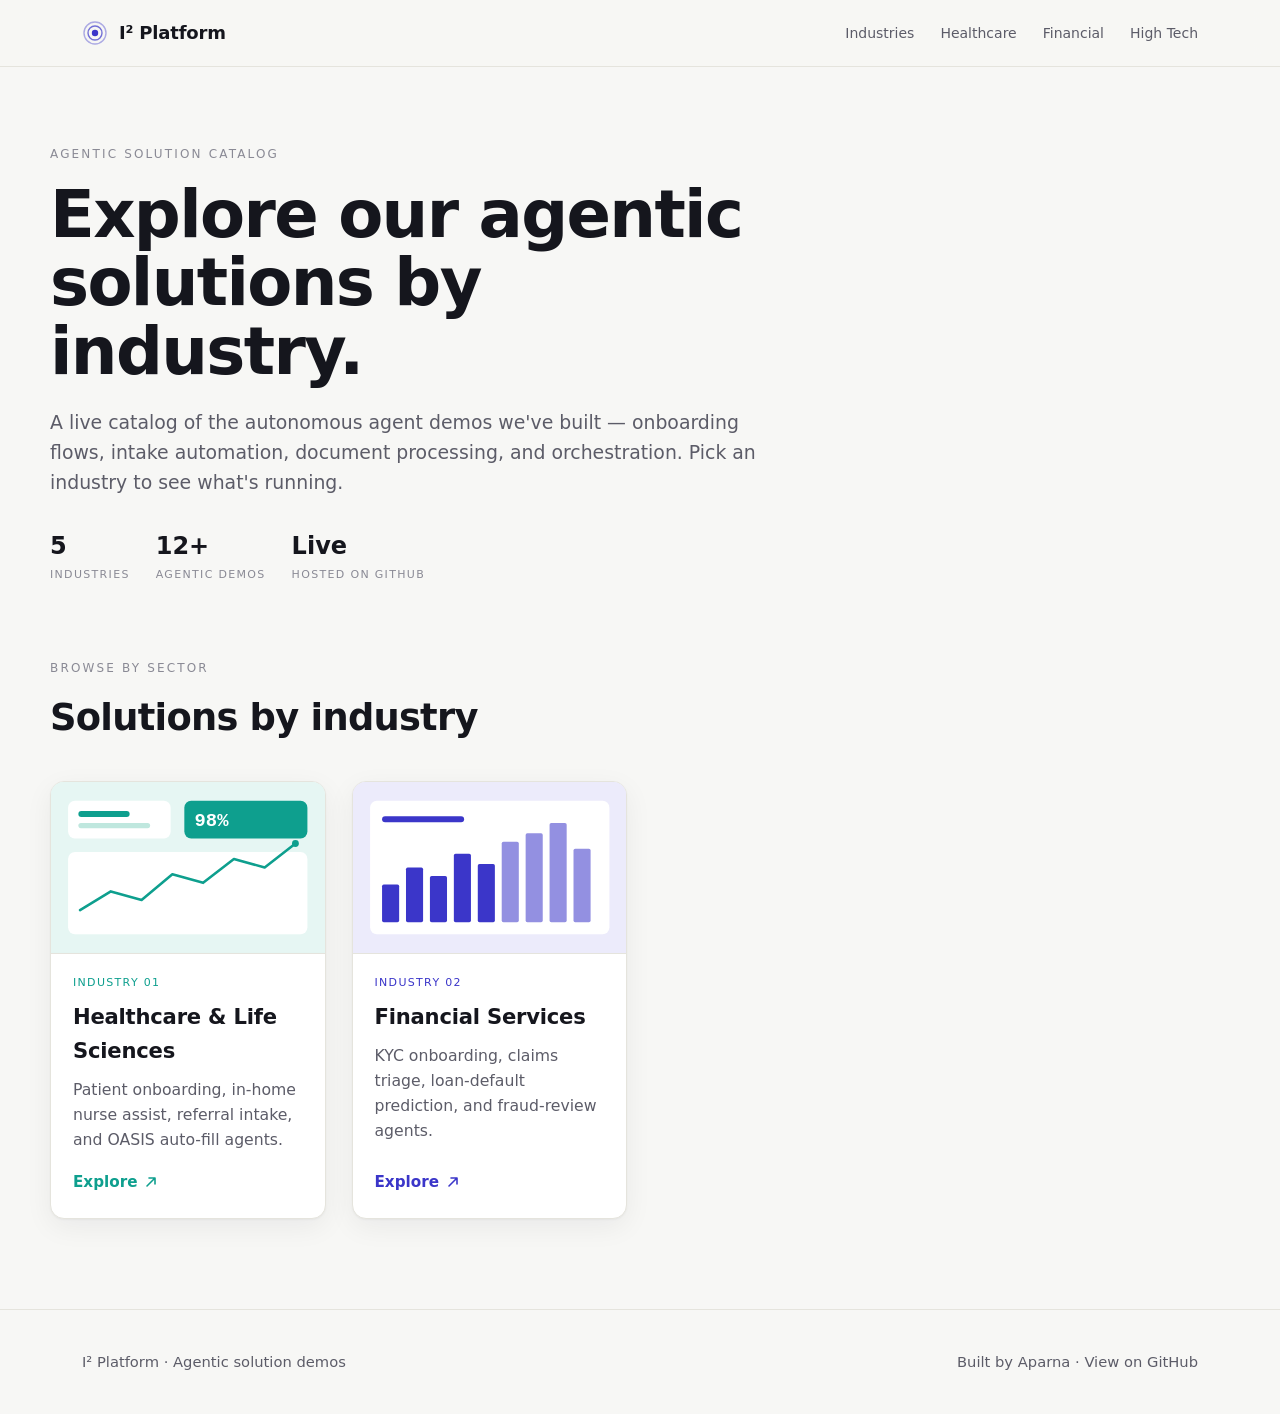
<file: index.html>
<!DOCTYPE html>
<html lang="en">
<head>
<meta charset="UTF-8">
<meta name="viewport" content="width=device-width, initial-scale=1.0">
<title>I² Platform — Agentic Solution Demos</title>
<meta name="description" content="A catalog of agentic AI demos, organized by industry.">
<link rel="stylesheet" href="assets/styles.css">
</head>
<body>

<!-- NAV -->
<header class="nav">
  <div class="wrap nav-inner">
    <a class="brand" href="index.html" aria-label="I² Platform home">
      <svg class="node" width="26" height="26" viewBox="0 0 26 26" fill="none" aria-hidden="true">
        <circle class="r2" cx="13" cy="13" r="11" stroke="#3B36C9" stroke-width="1.4" opacity=".4"/>
        <circle class="r1" cx="13" cy="13" r="7" stroke="#3B36C9" stroke-width="1.4" opacity=".7"/>
        <circle cx="13" cy="13" r="3.2" fill="#3B36C9"/>
      </svg>
      I² Platform
    </a>
    <nav class="nav-links">
      <a href="#industries">Industries</a>
      <a href="healthcare.html">Healthcare</a>
      <a href="financial-services.html">Financial</a>
      <a href="high-tech.html">High Tech</a>
    </nav>
  </div>
</header>

<!-- HERO -->
<section class="wrap hero">
  <p class="eyebrow">Agentic solution catalog</p>
  <h1>Explore our agentic solutions by industry.</h1>
  <p class="lede">A live catalog of the autonomous agent demos we've built — onboarding flows, intake automation, document processing, and orchestration. Pick an industry to see what's running.</p>
  <div class="hero-meta">
    <div class="stat"><div class="n">5</div><div class="l">Industries</div></div>
    <div class="stat"><div class="n">12+</div><div class="l">Agentic demos</div></div>
    <div class="stat"><div class="n">Live</div><div class="l">Hosted on GitHub</div></div>
  </div>
</section>

<!-- INDUSTRIES -->
<section class="wrap section" id="industries">
  <div class="section-head">
    <div>
      <p class="eyebrow">Browse by sector</p>
      <h2>Solutions by industry</h2>
    </div>
  </div>

  <div class="grid-ind">

    <!-- HEALTHCARE -->
    <a class="icard" href="healthcare.html" style="--ic:#0E9F8E;--ic-soft:#E6F6F3;">
      <div class="thumb">
        <svg viewBox="0 0 320 200" xmlns="http://www.w3.org/2000/svg" aria-hidden="true">
          <rect width="320" height="200" fill="#E6F6F3"/>
          <rect x="20" y="22" width="120" height="44" rx="8" fill="#fff"/>
          <rect x="32" y="34" width="60" height="7" rx="3.5" fill="#0E9F8E"/>
          <rect x="32" y="48" width="84" height="6" rx="3" fill="#BfE7DE"/>
          <rect x="156" y="22" width="144" height="44" rx="8" fill="#0E9F8E"/>
          <text x="168" y="52" font-family="monospace" font-size="22" fill="#fff" font-weight="700">98%</text>
          <rect x="20" y="82" width="280" height="96" rx="8" fill="#fff"/>
          <polyline points="34,150 70,128 106,138 142,108 178,118 214,90 250,100 286,72" fill="none" stroke="#0E9F8E" stroke-width="3" stroke-linecap="round" stroke-linejoin="round"/>
          <circle cx="286" cy="72" r="4" fill="#0E9F8E"/>
        </svg>
      </div>
      <div class="body">
        <span class="tag">Industry 01</span>
        <h3>Healthcare &amp; Life Sciences</h3>
        <p>Patient onboarding, in-home nurse assist, referral intake, and OASIS auto-fill agents.</p>
        <span class="more">Explore <svg width="14" height="14" viewBox="0 0 14 14" fill="none"><path d="M3 11 11 3M5 3h6v6" stroke="currentColor" stroke-width="1.6" stroke-linecap="round" stroke-linejoin="round"/></svg></span>
      </div>
    </a>

    <!-- FINANCIAL SERVICES -->
    <a class="icard" href="financial-services.html" style="--ic:#3B36C9;--ic-soft:#ECEBFB;">
      <div class="thumb">
        <svg viewBox="0 0 320 200" xmlns="http://www.w3.org/2000/svg" aria-hidden="true">
          <rect width="320" height="200" fill="#ECEBFB"/>
          <rect x="20" y="22" width="280" height="156" rx="8" fill="#fff"/>
          <g fill="#3B36C9">
            <rect x="34" y="120" width="20" height="44" rx="2"/>
            <rect x="62" y="100" width="20" height="64" rx="2"/>
            <rect x="90" y="110" width="20" height="54" rx="2"/>
            <rect x="118" y="84" width="20" height="80" rx="2"/>
            <rect x="146" y="96" width="20" height="68" rx="2"/>
            <rect x="174" y="70" width="20" height="94" rx="2" opacity=".55"/>
            <rect x="202" y="60" width="20" height="104" rx="2" opacity=".55"/>
            <rect x="230" y="48" width="20" height="116" rx="2" opacity=".55"/>
            <rect x="258" y="78" width="20" height="86" rx="2" opacity=".55"/>
          </g>
          <rect x="34" y="40" width="96" height="7" rx="3.5" fill="#3B36C9"/>
        </svg>
      </div>
      <div class="body">
        <span class="tag">Industry 02</span>
        <h3>Financial Services</h3>
        <p>KYC onboarding, claims triage, loan-default prediction, and fraud-review agents.</p>
        <span class="more">Explore <svg width="14" height="14" viewBox="0 0 14 14" fill="none"><path d="M3 11 11 3M5 3h6v6" stroke="currentColor" stroke-width="1.6" stroke-linecap="round" stroke-linejoin="round"/></svg></span>
      </div>
    </a>

<!--

    <a class="icard" href="retail.html" style="--ic:#E8821E;--ic-soft:#FCEFDE;">
      <div class="thumb">
        <svg viewBox="0 0 320 200" xmlns="http://www.w3.org/2000/svg" aria-hidden="true">
          <rect width="320" height="200" fill="#FCEFDE"/>
          <rect x="20" y="22" width="132" height="64" rx="8" fill="#fff"/>
          <text x="34" y="62" font-family="monospace" font-size="22" fill="#E8821E" font-weight="700">$26.9M</text>
          <rect x="34" y="70" width="70" height="6" rx="3" fill="#F2C79A"/>
          <rect x="168" y="22" width="132" height="64" rx="8" fill="#fff"/>
          <text x="182" y="62" font-family="monospace" font-size="22" fill="#15161D" font-weight="700">$9.7M</text>
          <rect x="182" y="70" width="54" height="6" rx="3" fill="#E5E4DD"/>
          <rect x="20" y="100" width="280" height="78" rx="8" fill="#fff"/>
          <g fill="#E8821E">
            <rect x="40" y="140" width="30" height="22" rx="2"/>
            <rect x="84" y="128" width="30" height="34" rx="2"/>
            <rect x="128" y="134" width="30" height="28" rx="2"/>
            <rect x="172" y="118" width="30" height="44" rx="2"/>
            <rect x="216" y="126" width="30" height="36" rx="2"/>
            <rect x="260" y="116" width="30" height="46" rx="2"/>
          </g>
        </svg>
      </div>
      <div class="body">
        <span class="tag">Industry 03</span>
        <h3>Retail</h3>
        <p>Inventory replenishment, store-ops copilots, and demand-forecasting agents.</p>
        <span class="more">Explore <svg width="14" height="14" viewBox="0 0 14 14" fill="none"><path d="M3 11 11 3M5 3h6v6" stroke="currentColor" stroke-width="1.6" stroke-linecap="round" stroke-linejoin="round"/></svg></span>
      </div>
    </a>

    <a class="icard" href="high-tech.html" style="--ic:#7C3AED;--ic-soft:#F1EAFE;">
      <div class="thumb">
        <svg viewBox="0 0 320 200" xmlns="http://www.w3.org/2000/svg" aria-hidden="true">
          <rect width="320" height="200" fill="#F1EAFE"/>
          <rect x="20" y="22" width="280" height="156" rx="8" fill="#fff"/>
          <text x="36" y="86" font-family="monospace" font-size="40" fill="#7C3AED" font-weight="700">908</text>
          <rect x="36" y="98" width="100" height="6" rx="3" fill="#E0CFFB"/>
          <g stroke="#7C3AED" stroke-width="2.5" fill="none" opacity=".8">
            <path d="M170 60 C220 60 220 96 270 96"/>
            <path d="M170 96 C220 96 220 60 270 60"/>
            <path d="M170 132 C220 132 220 110 270 110"/>
          </g>
          <g fill="#7C3AED">
            <circle cx="170" cy="60" r="4"/><circle cx="170" cy="96" r="4"/><circle cx="170" cy="132" r="4"/>
            <circle cx="270" cy="60" r="4"/><circle cx="270" cy="96" r="4"/><circle cx="270" cy="110" r="4"/>
          </g>
        </svg>
      </div>
      <div class="body">
        <span class="tag">Industry 04</span>
        <h3>High Tech</h3>
        <p>Pipeline intelligence, customer-success copilots, and support-deflection agents.</p>
        <span class="more">Explore <svg width="14" height="14" viewBox="0 0 14 14" fill="none"><path d="M3 11 11 3M5 3h6v6" stroke="currentColor" stroke-width="1.6" stroke-linecap="round" stroke-linejoin="round"/></svg></span>
      </div>
    </a>

    <a class="icard" href="manufacturing.html" style="--ic:#2563A8;--ic-soft:#E7EFF8;">
      <div class="thumb">
        <svg viewBox="0 0 320 200" xmlns="http://www.w3.org/2000/svg" aria-hidden="true">
          <rect width="320" height="200" fill="#E7EFF8"/>
          <rect x="20" y="22" width="280" height="156" rx="8" fill="#fff"/>
          <rect x="34" y="38" width="120" height="7" rx="3.5" fill="#2563A8"/>
          <g fill="none" stroke="#2563A8" stroke-width="2">
            <circle cx="60" cy="80" r="12"/><circle cx="104" cy="80" r="12"/>
            <circle cx="148" cy="80" r="12"/><circle cx="192" cy="80" r="12"/>
          </g>
          <path d="M48 80 H44 M72 80 H92 M116 80 H136 M160 80 H180 M204 80 H236" stroke="#9BBBDD" stroke-width="2"/>
          <g fill="#2563A8">
            <rect x="40" y="120" width="36" height="40" rx="2" opacity=".4"/>
            <rect x="86" y="110" width="36" height="50" rx="2" opacity=".6"/>
            <rect x="132" y="124" width="36" height="36" rx="2" opacity=".5"/>
            <rect x="178" y="104" width="36" height="56" rx="2" opacity=".8"/>
            <rect x="224" y="116" width="36" height="44" rx="2"/>
          </g>
        </svg>
      </div>

      <div class="body">
        <span class="tag">Industry 05</span>
        <h3>Manufacturing</h3>
        <p>Supply-chain orchestration, QA inspection, and assembly-assist agents.</p>
        <span class="more">Explore <svg width="14" height="14" viewBox="0 0 14 14" fill="none"><path d="M3 11 11 3M5 3h6v6" stroke="currentColor" stroke-width="1.6" stroke-linecap="round" stroke-linejoin="round"/></svg></span>
      </div>
    </a>
-->
  </div>
</section>

<!-- FOOTER -->
<footer class="foot">
  <div class="wrap foot-inner">
    <span>I² Platform · Agentic solution demos</span>
    <span>Built by Aparna · <a href="https://github.com" target="_blank" rel="noopener">View on GitHub</a></span>
  </div>
</footer>

</body>
</html>
</file>
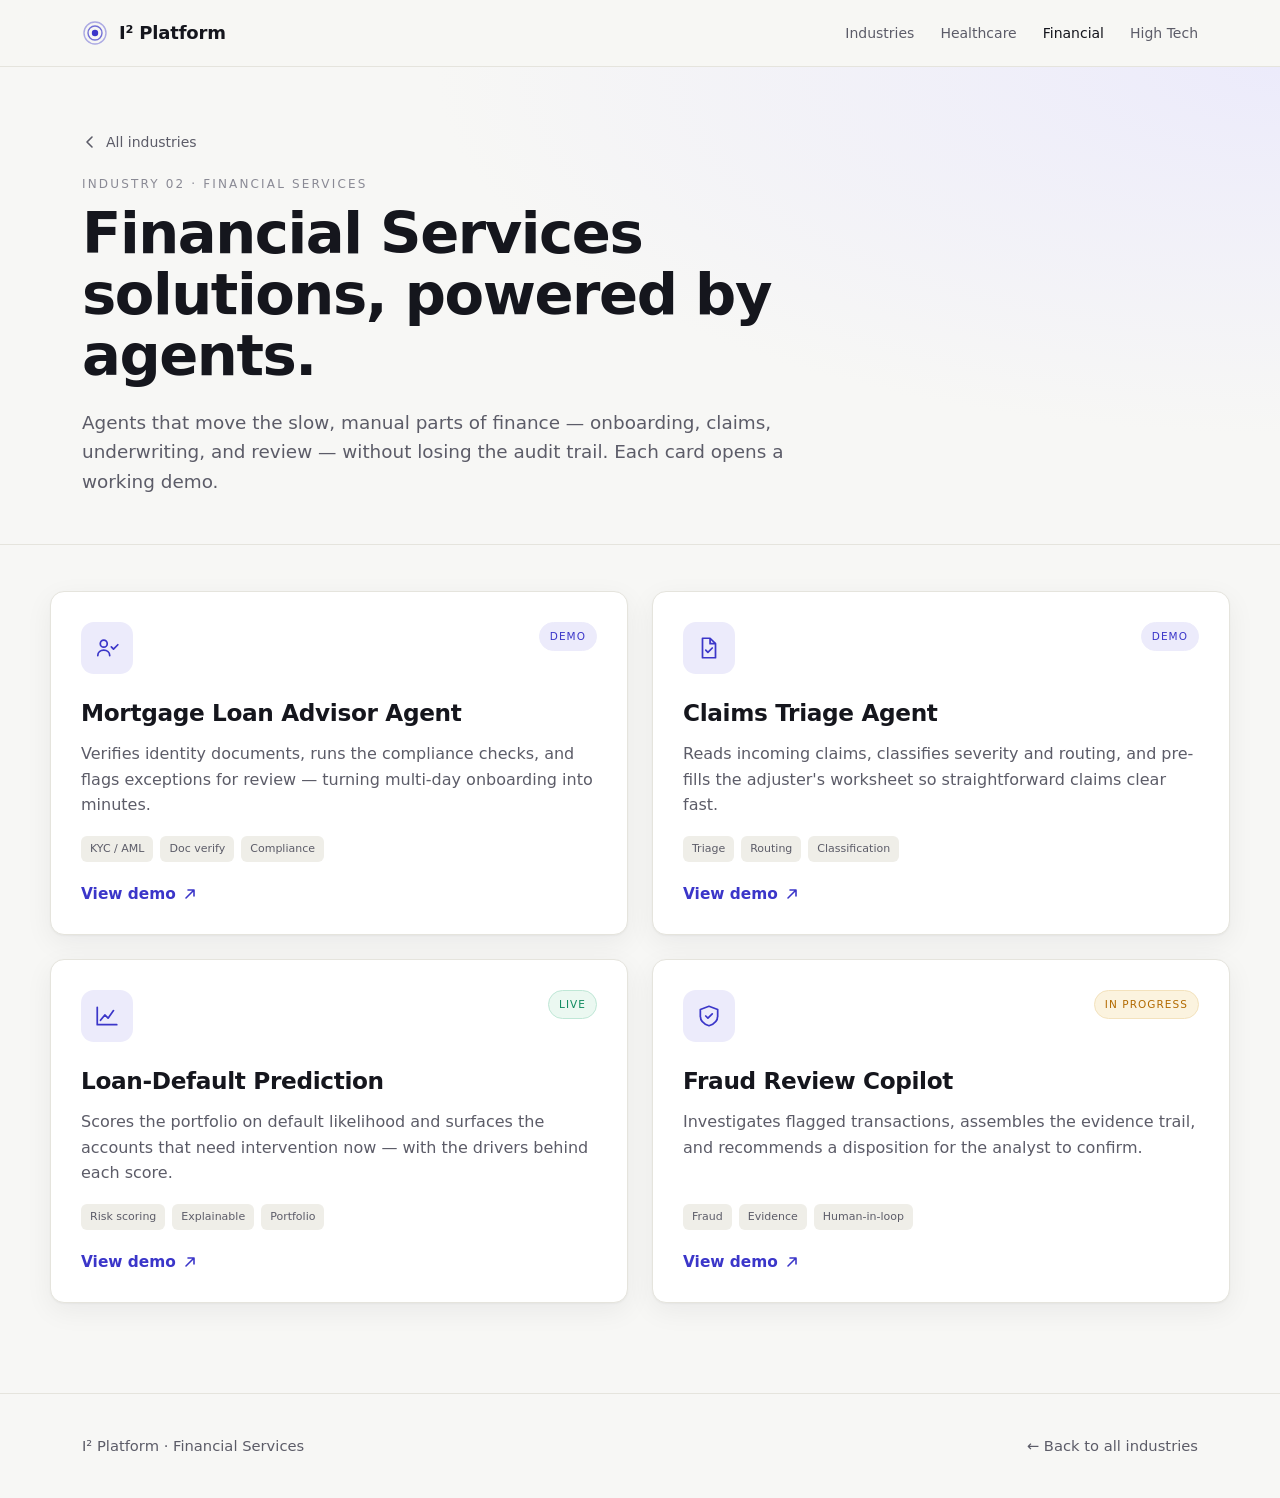
<file: financial-services.html>
<!DOCTYPE html>
<!-- The solution cards below are starter examples. Swap titles, descriptions,
     statuses, chips, and the href="#" links for your real Financial demos. -->
<html lang="en">
<head>
<meta charset="UTF-8">
<meta name="viewport" content="width=device-width, initial-scale=1.0">
<title>Financial Services — Agentic Solutions | I² Platform</title>
<meta name="description" content="Agentic AI solutions for financial services: onboarding, claims, lending, and fraud.">
<link rel="stylesheet" href="assets/styles.css">
</head>
<body style="--accent:#3B36C9;--accent-soft:#ECEBFB;">

<header class="nav">
  <div class="wrap nav-inner">
    <a class="brand" href="index.html" aria-label="I² Platform home">
      <svg class="node" width="26" height="26" viewBox="0 0 26 26" fill="none" aria-hidden="true">
        <circle class="r2" cx="13" cy="13" r="11" stroke="#3B36C9" stroke-width="1.4" opacity=".4"/>
        <circle class="r1" cx="13" cy="13" r="7" stroke="#3B36C9" stroke-width="1.4" opacity=".7"/>
        <circle cx="13" cy="13" r="3.2" fill="#3B36C9"/>
      </svg>
      I² Platform
    </a>
    <nav class="nav-links">
      <a href="index.html#industries">Industries</a>
      <a href="healthcare.html">Healthcare</a>
      <a href="financial-services.html" class="is-active">Financial</a>
      <a href="high-tech.html">High Tech</a>
    </nav>
  </div>
</header>

<section class="ihero">
  <div class="wrap">
    <a class="crumb" href="index.html">
      <svg width="16" height="16" viewBox="0 0 16 16" fill="none"><path d="M10 3 5 8l5 5" stroke="currentColor" stroke-width="1.6" stroke-linecap="round" stroke-linejoin="round"/></svg>
      All industries
    </a>
    <p class="eyebrow">Industry 02 · Financial Services</p>
    <h1>Financial Services solutions, powered by agents.</h1>
    <p class="intro">Agents that move the slow, manual parts of finance — onboarding, claims, underwriting, and review — without losing the audit trail. Each card opens a working demo.</p>
  </div>
</section>

<section class="wrap section">
  <div class="grid-sol">

    <div class="scard">
      <div class="top">
        <div class="icon"><svg viewBox="0 0 24 24" fill="none"><circle cx="9" cy="8" r="3.2" stroke="currentColor" stroke-width="1.6"/><path d="M3.5 19c0-3 2.5-5 5.5-5s5.5 2 5.5 5" stroke="currentColor" stroke-width="1.6" stroke-linecap="round"/><path d="m16 11 2 2 4-4" stroke="currentColor" stroke-width="1.6" stroke-linecap="round" stroke-linejoin="round"/></svg></div>
        <span class="status demo">Demo</span>
      </div>
      <h3>Mortgage Loan Advisor Agent</h3>
      <p>Verifies identity documents, runs the compliance checks, and flags exceptions for review — turning multi-day onboarding into minutes.</p>
      <div class="stack"><span class="chip">KYC / AML</span><span class="chip">Doc verify</span><span class="chip">Compliance</span></div>
      <a class="more" href="#">View demo <svg width="14" height="14" viewBox="0 0 14 14" fill="none"><path d="M3 11 11 3M5 3h6v6" stroke="currentColor" stroke-width="1.6" stroke-linecap="round" stroke-linejoin="round"/></svg></a>
    </div>

    <div class="scard">
      <div class="top">
        <div class="icon"><svg viewBox="0 0 24 24" fill="none"><path d="M6 3h7l5 5v13H6z" stroke="currentColor" stroke-width="1.6" stroke-linejoin="round"/><path d="M13 3v5h5" stroke="currentColor" stroke-width="1.6" stroke-linejoin="round"/><path d="m9 14 2 2 4-4" stroke="currentColor" stroke-width="1.6" stroke-linecap="round" stroke-linejoin="round"/></svg></div>
        <span class="status demo">Demo</span>
      </div>
      <h3>Claims Triage Agent</h3>
      <p>Reads incoming claims, classifies severity and routing, and pre-fills the adjuster's worksheet so straightforward claims clear fast.</p>
      <div class="stack"><span class="chip">Triage</span><span class="chip">Routing</span><span class="chip">Classification</span></div>
      <a class="more" href="#">View demo <svg width="14" height="14" viewBox="0 0 14 14" fill="none"><path d="M3 11 11 3M5 3h6v6" stroke="currentColor" stroke-width="1.6" stroke-linecap="round" stroke-linejoin="round"/></svg></a>
    </div>

    <div class="scard">
      <div class="top">
        <div class="icon"><svg viewBox="0 0 24 24" fill="none"><path d="M3 20V4M3 20h18" stroke="currentColor" stroke-width="1.6" stroke-linecap="round"/><path d="M6 16l4-5 3 3 5-7" stroke="currentColor" stroke-width="1.6" stroke-linecap="round" stroke-linejoin="round"/></svg></div>
        <span class="status live">Live</span>
      </div>
      <h3>Loan-Default Prediction</h3>
      <p>Scores the portfolio on default likelihood and surfaces the accounts that need intervention now — with the drivers behind each score.</p>
      <div class="stack"><span class="chip">Risk scoring</span><span class="chip">Explainable</span><span class="chip">Portfolio</span></div>
      <a class="more" href="#">View demo <svg width="14" height="14" viewBox="0 0 14 14" fill="none"><path d="M3 11 11 3M5 3h6v6" stroke="currentColor" stroke-width="1.6" stroke-linecap="round" stroke-linejoin="round"/></svg></a>
    </div>

    <div class="scard">
      <div class="top">
        <div class="icon"><svg viewBox="0 0 24 24" fill="none"><path d="M12 3l8 3v6c0 4.5-3.2 7.5-8 9-4.8-1.5-8-4.5-8-9V6z" stroke="currentColor" stroke-width="1.6" stroke-linejoin="round"/><path d="m9 12 2 2 4-4" stroke="currentColor" stroke-width="1.6" stroke-linecap="round" stroke-linejoin="round"/></svg></div>
        <span class="status wip">In progress</span>
      </div>
      <h3>Fraud Review Copilot</h3>
      <p>Investigates flagged transactions, assembles the evidence trail, and recommends a disposition for the analyst to confirm.</p>
      <div class="stack"><span class="chip">Fraud</span><span class="chip">Evidence</span><span class="chip">Human-in-loop</span></div>
      <a class="more" href="#">View demo <svg width="14" height="14" viewBox="0 0 14 14" fill="none"><path d="M3 11 11 3M5 3h6v6" stroke="currentColor" stroke-width="1.6" stroke-linecap="round" stroke-linejoin="round"/></svg></a>
    </div>

  </div>
</section>

<footer class="foot">
  <div class="wrap foot-inner">
    <span>I² Platform · Financial Services</span>
    <span><a href="index.html">← Back to all industries</a></span>
  </div>
</footer>

</body>
</html>
</file>
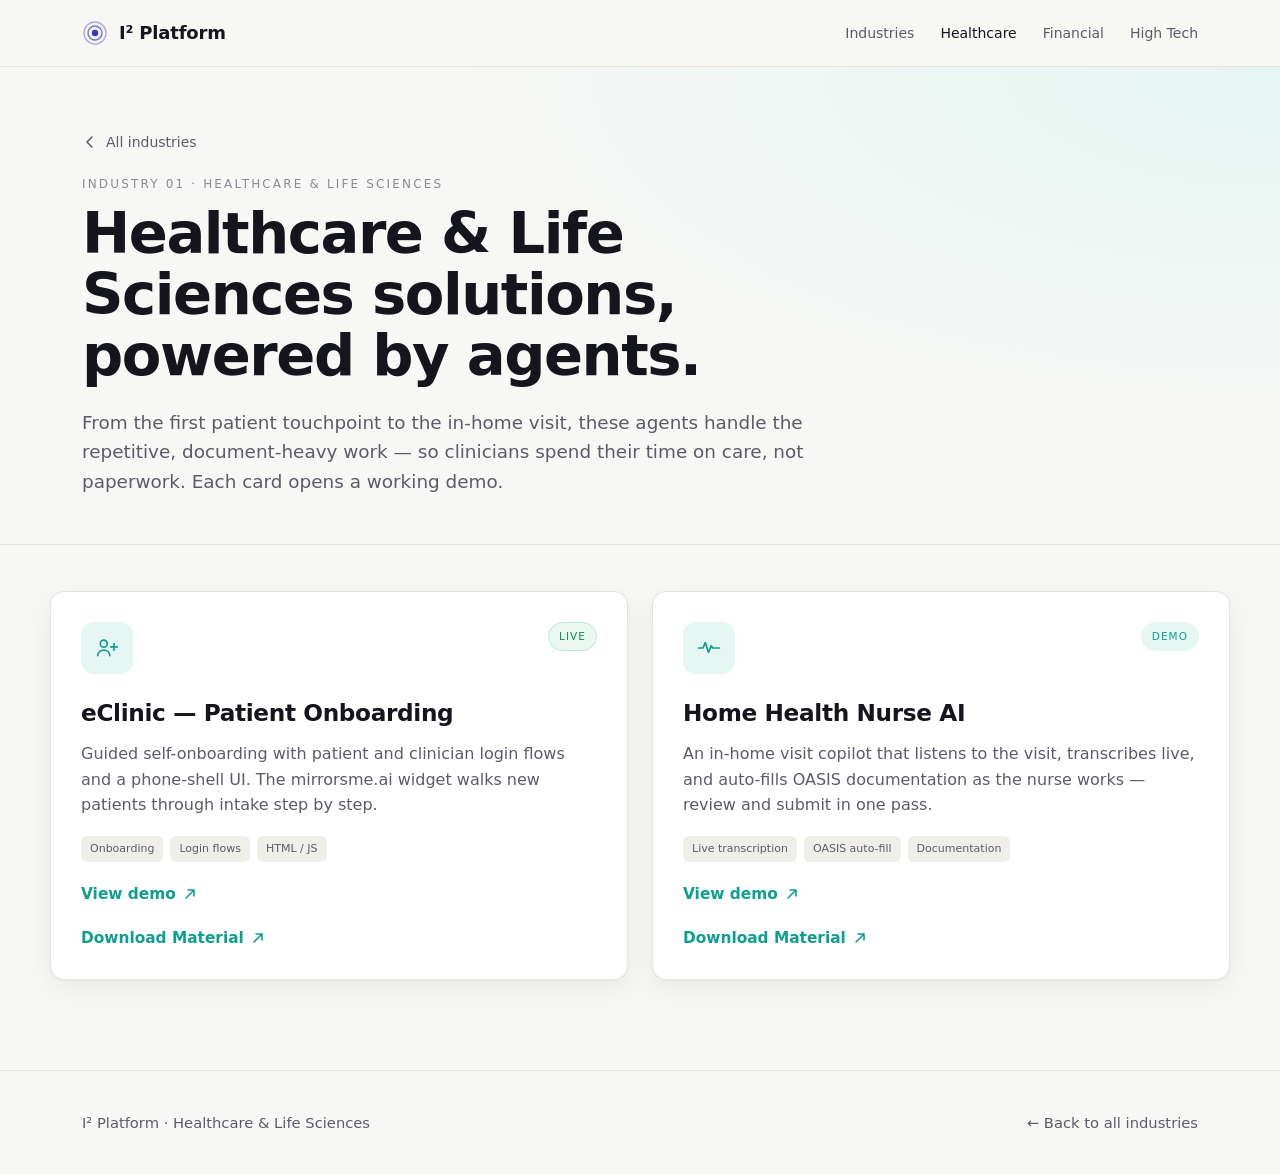
<file: healthcare.html>
<!DOCTYPE html>
<html lang="en">
<head>
<meta charset="UTF-8">
<meta name="viewport" content="width=device-width, initial-scale=1.0">
<title>Healthcare &amp; Life Sciences — Agentic Solutions | I² Platform</title>
<meta name="description" content="Agentic AI solutions for healthcare: patient onboarding, in-home nurse assist, referral intake, and care orchestration.">
<link rel="stylesheet" href="assets/styles.css">
</head>
<body style="--accent:#0E9F8E;--accent-soft:#E6F6F3;">

<!-- NAV -->
<header class="nav">
  <div class="wrap nav-inner">
    <a class="brand" href="index.html" aria-label="I² Platform home">
      <svg class="node" width="26" height="26" viewBox="0 0 26 26" fill="none" aria-hidden="true">
        <circle class="r2" cx="13" cy="13" r="11" stroke="#3B36C9" stroke-width="1.4" opacity=".4"/>
        <circle class="r1" cx="13" cy="13" r="7" stroke="#3B36C9" stroke-width="1.4" opacity=".7"/>
        <circle cx="13" cy="13" r="3.2" fill="#3B36C9"/>
      </svg>
      I² Platform
    </a>
    <nav class="nav-links">
      <a href="index.html#industries">Industries</a>
      <a href="healthcare.html" class="is-active">Healthcare</a>
      <a href="financial-services.html">Financial</a>
      <a href="high-tech.html">High Tech</a>
    </nav>
  </div>
</header>

<!-- HERO -->
<section class="ihero">
  <div class="wrap">
    <a class="crumb" href="index.html">
      <svg width="16" height="16" viewBox="0 0 16 16" fill="none"><path d="M10 3 5 8l5 5" stroke="currentColor" stroke-width="1.6" stroke-linecap="round" stroke-linejoin="round"/></svg>
      All industries
    </a>
    <p class="eyebrow">Industry 01 · Healthcare &amp; Life Sciences</p>
    <h1>Healthcare &amp; Life Sciences solutions, powered by agents.</h1>
    <p class="intro">From the first patient touchpoint to the in-home visit, these agents handle the repetitive, document-heavy work — so clinicians spend their time on care, not paperwork. Each card opens a working demo.</p>
  </div>
</section>

<!-- SOLUTIONS -->
<section class="wrap section">
  <div class="grid-sol">

    <!-- eClinic onboarding -->
    <div class="scard">
      <div class="top">
        <div class="icon">
          <svg viewBox="0 0 24 24" fill="none"><circle cx="9" cy="8" r="3.2" stroke="currentColor" stroke-width="1.6"/><path d="M3.5 19c0-3 2.5-5 5.5-5s5.5 2 5.5 5" stroke="currentColor" stroke-width="1.6" stroke-linecap="round"/><path d="M18.5 8v6M21.5 11h-6" stroke="currentColor" stroke-width="1.6" stroke-linecap="round"/></svg>
        </div>
        <span class="status live">Live</span>
      </div>
      <h3>eClinic — Patient Onboarding</h3>
      <p>Guided self-onboarding with patient and clinician login flows and a phone-shell UI. The mirrorsme.ai widget walks new patients through intake step by step.</p>
      <div class="stack"><span class="chip">Onboarding</span><span class="chip">Login flows</span><span class="chip">HTML / JS</span></div>
      <!-- replace # with the live demo URL -->
      	<a class="more" href="Hospitals/medhelp_3.html" target="_blank">View demo <svg width="14" height="14" viewBox="0 0 14 14" fill="none"><path d="M3 11 11 3M5 3h6v6" stroke="currentColor" stroke-width="1.6" stroke-linecap="round" stroke-linejoin="round"/></svg></a>
	<a class="more" href="Hospitals/New_Patient_Onboarding_AI_Agent.pdf" target="_blank">Download Material <svg width="14" height="14" viewBox="0 0 14 14" fill="none"><path d="M3 11 11 3M5 3h6v6" stroke="currentColor" stroke-width="1.6" stroke-linecap="round" stroke-linejoin="round"/></svg></a>
    </div>

    <!-- Home Health Nurse AI -->
    <div class="scard">
      <div class="top">
        <div class="icon">
          <svg viewBox="0 0 24 24" fill="none"><path d="M2.5 12h4l2-5 3 9 2.5-6 1.5 2h6" stroke="currentColor" stroke-width="1.6" stroke-linecap="round" stroke-linejoin="round"/></svg>
        </div>
        <span class="status demo">Demo</span>
      </div>
      <h3>Home Health Nurse AI</h3>
      <p>An in-home visit copilot that listens to the visit, transcribes live, and auto-fills OASIS documentation as the nurse works — review and submit in one pass.</p>
      <div class="stack"><span class="chip">Live transcription</span><span class="chip">OASIS auto-fill</span><span class="chip">Documentation</span></div>
      <a class="more" href="Hospitals/medhelp_3.html" target="_blank">View demo <svg width="14" height="14" viewBox="0 0 14 14" fill="none"><path d="M3 11 11 3M5 3h6v6" stroke="currentColor" stroke-width="1.6" stroke-linecap="round" stroke-linejoin="round"/></svg></a>
	<a class="more" href="Hospitals/Home_Health_Nurse_AI.pdf" target="_blank">Download Material <svg width="14" height="14" viewBox="0 0 14 14" fill="none"><path d="M3 11 11 3M5 3h6v6" stroke="currentColor" stroke-width="1.6" stroke-linecap="round" stroke-linejoin="round"/></svg></a>

    </div>

  </div>
</section>

<!-- FOOTER -->
<footer class="foot">
  <div class="wrap foot-inner">
    <span>I² Platform · Healthcare &amp; Life Sciences</span>
    <span><a href="index.html">← Back to all industries</a></span>
  </div>
</footer>

</body>
</html>
</file>
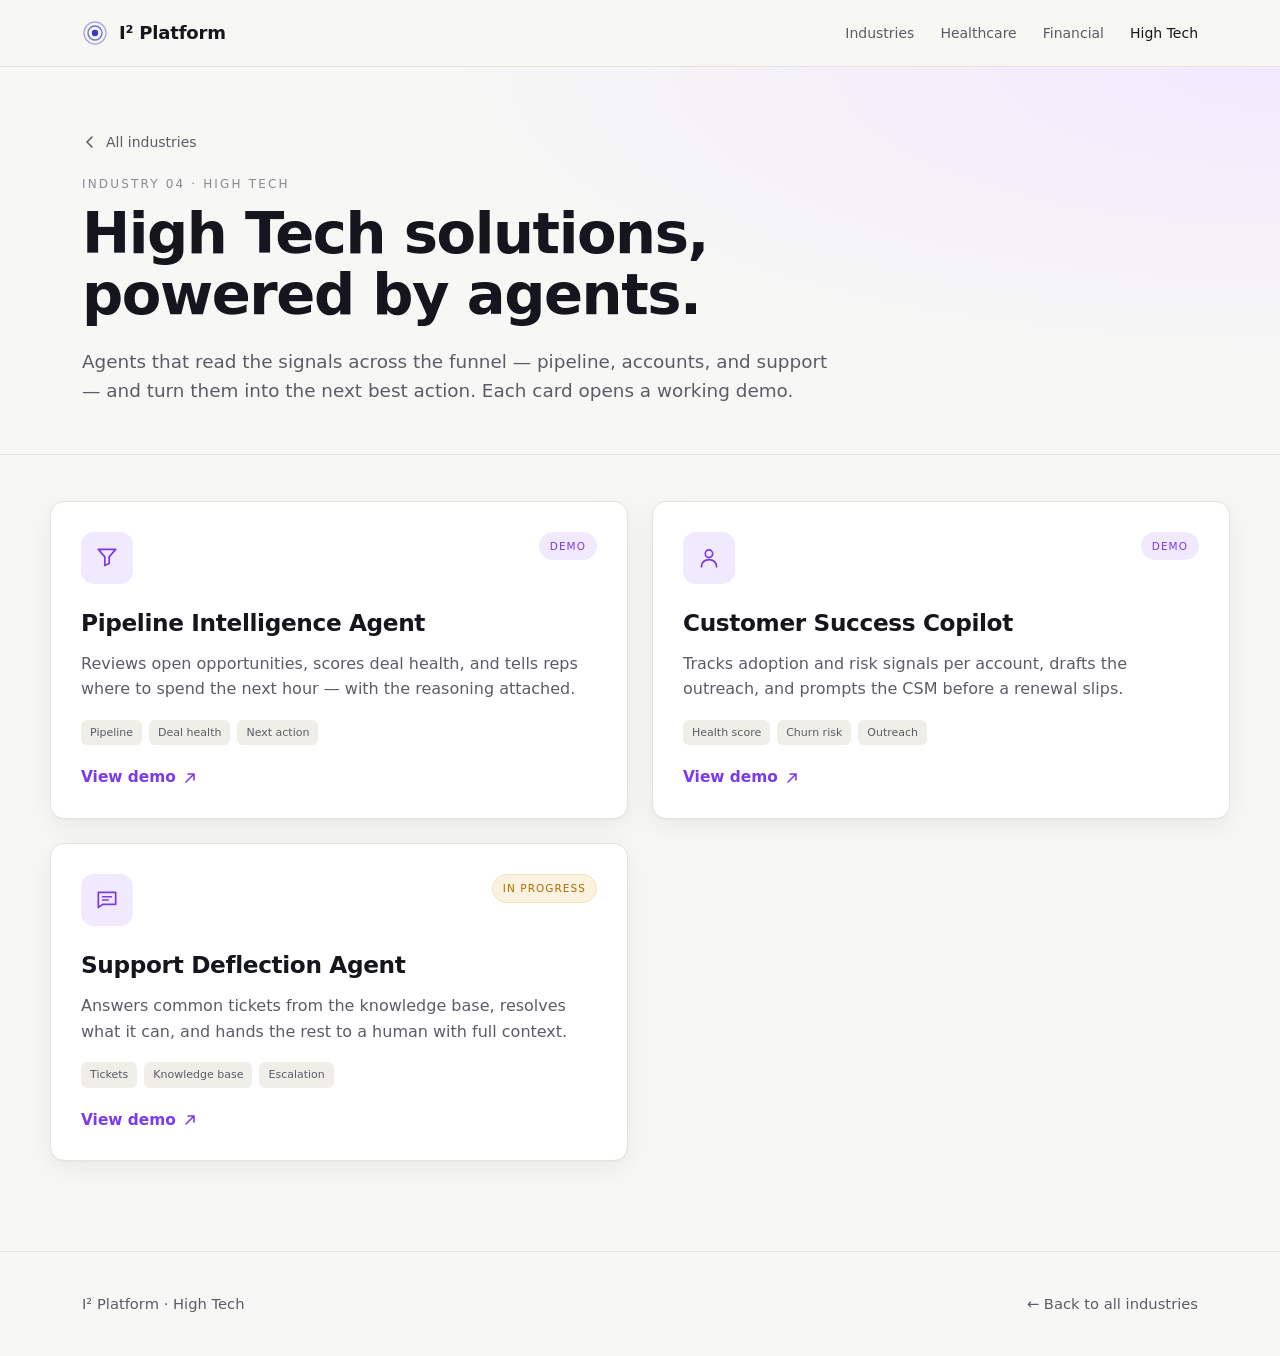
<file: high-tech.html>
<!DOCTYPE html>
<!-- The solution cards below are starter examples. Swap titles, descriptions,
     statuses, chips, and the href="#" links for your real High Tech demos. -->
<html lang="en">
<head>
<meta charset="UTF-8">
<meta name="viewport" content="width=device-width, initial-scale=1.0">
<title>High Tech — Agentic Solutions | I² Platform</title>
<meta name="description" content="Agentic AI solutions for high tech: pipeline intelligence, customer success, and support.">
<link rel="stylesheet" href="assets/styles.css">
</head>
<body style="--accent:#7C3AED;--accent-soft:#F1EAFE;">

<header class="nav">
  <div class="wrap nav-inner">
    <a class="brand" href="index.html" aria-label="I² Platform home">
      <svg class="node" width="26" height="26" viewBox="0 0 26 26" fill="none" aria-hidden="true">
        <circle class="r2" cx="13" cy="13" r="11" stroke="#3B36C9" stroke-width="1.4" opacity=".4"/>
        <circle class="r1" cx="13" cy="13" r="7" stroke="#3B36C9" stroke-width="1.4" opacity=".7"/>
        <circle cx="13" cy="13" r="3.2" fill="#3B36C9"/>
      </svg>
      I² Platform
    </a>
    <nav class="nav-links">
      <a href="index.html#industries">Industries</a>
      <a href="healthcare.html">Healthcare</a>
      <a href="financial-services.html">Financial</a>
      <a href="high-tech.html" class="is-active">High Tech</a>
    </nav>
  </div>
</header>

<section class="ihero">
  <div class="wrap">
    <a class="crumb" href="index.html">
      <svg width="16" height="16" viewBox="0 0 16 16" fill="none"><path d="M10 3 5 8l5 5" stroke="currentColor" stroke-width="1.6" stroke-linecap="round" stroke-linejoin="round"/></svg>
      All industries
    </a>
    <p class="eyebrow">Industry 04 · High Tech</p>
    <h1>High Tech solutions, powered by agents.</h1>
    <p class="intro">Agents that read the signals across the funnel — pipeline, accounts, and support — and turn them into the next best action. Each card opens a working demo.</p>
  </div>
</section>

<section class="wrap section">
  <div class="grid-sol">

    <div class="scard">
      <div class="top">
        <div class="icon"><svg viewBox="0 0 24 24" fill="none"><path d="M4 4h16l-6 7v6l-4 2v-8z" stroke="currentColor" stroke-width="1.6" stroke-linejoin="round"/></svg></div>
        <span class="status demo">Demo</span>
      </div>
      <h3>Pipeline Intelligence Agent</h3>
      <p>Reviews open opportunities, scores deal health, and tells reps where to spend the next hour — with the reasoning attached.</p>
      <div class="stack"><span class="chip">Pipeline</span><span class="chip">Deal health</span><span class="chip">Next action</span></div>
      <a class="more" href="#">View demo <svg width="14" height="14" viewBox="0 0 14 14" fill="none"><path d="M3 11 11 3M5 3h6v6" stroke="currentColor" stroke-width="1.6" stroke-linecap="round" stroke-linejoin="round"/></svg></a>
    </div>

    <div class="scard">
      <div class="top">
        <div class="icon"><svg viewBox="0 0 24 24" fill="none"><circle cx="12" cy="8" r="3.4" stroke="currentColor" stroke-width="1.6"/><path d="M5 20c0-4 3.1-6.5 7-6.5s7 2.5 7 6.5" stroke="currentColor" stroke-width="1.6" stroke-linecap="round"/></svg></div>
        <span class="status demo">Demo</span>
      </div>
      <h3>Customer Success Copilot</h3>
      <p>Tracks adoption and risk signals per account, drafts the outreach, and prompts the CSM before a renewal slips.</p>
      <div class="stack"><span class="chip">Health score</span><span class="chip">Churn risk</span><span class="chip">Outreach</span></div>
      <a class="more" href="#">View demo <svg width="14" height="14" viewBox="0 0 14 14" fill="none"><path d="M3 11 11 3M5 3h6v6" stroke="currentColor" stroke-width="1.6" stroke-linecap="round" stroke-linejoin="round"/></svg></a>
    </div>

    <div class="scard">
      <div class="top">
        <div class="icon"><svg viewBox="0 0 24 24" fill="none"><path d="M4 5h16v11H8l-4 3z" stroke="currentColor" stroke-width="1.6" stroke-linejoin="round"/><path d="M8 9h8M8 12h5" stroke="currentColor" stroke-width="1.6" stroke-linecap="round"/></svg></div>
        <span class="status wip">In progress</span>
      </div>
      <h3>Support Deflection Agent</h3>
      <p>Answers common tickets from the knowledge base, resolves what it can, and hands the rest to a human with full context.</p>
      <div class="stack"><span class="chip">Tickets</span><span class="chip">Knowledge base</span><span class="chip">Escalation</span></div>
      <a class="more" href="#">View demo <svg width="14" height="14" viewBox="0 0 14 14" fill="none"><path d="M3 11 11 3M5 3h6v6" stroke="currentColor" stroke-width="1.6" stroke-linecap="round" stroke-linejoin="round"/></svg></a>
    </div>

  </div>
</section>

<footer class="foot">
  <div class="wrap foot-inner">
    <span>I² Platform · High Tech</span>
    <span><a href="index.html">← Back to all industries</a></span>
  </div>
</footer>

</body>
</html>
</file>
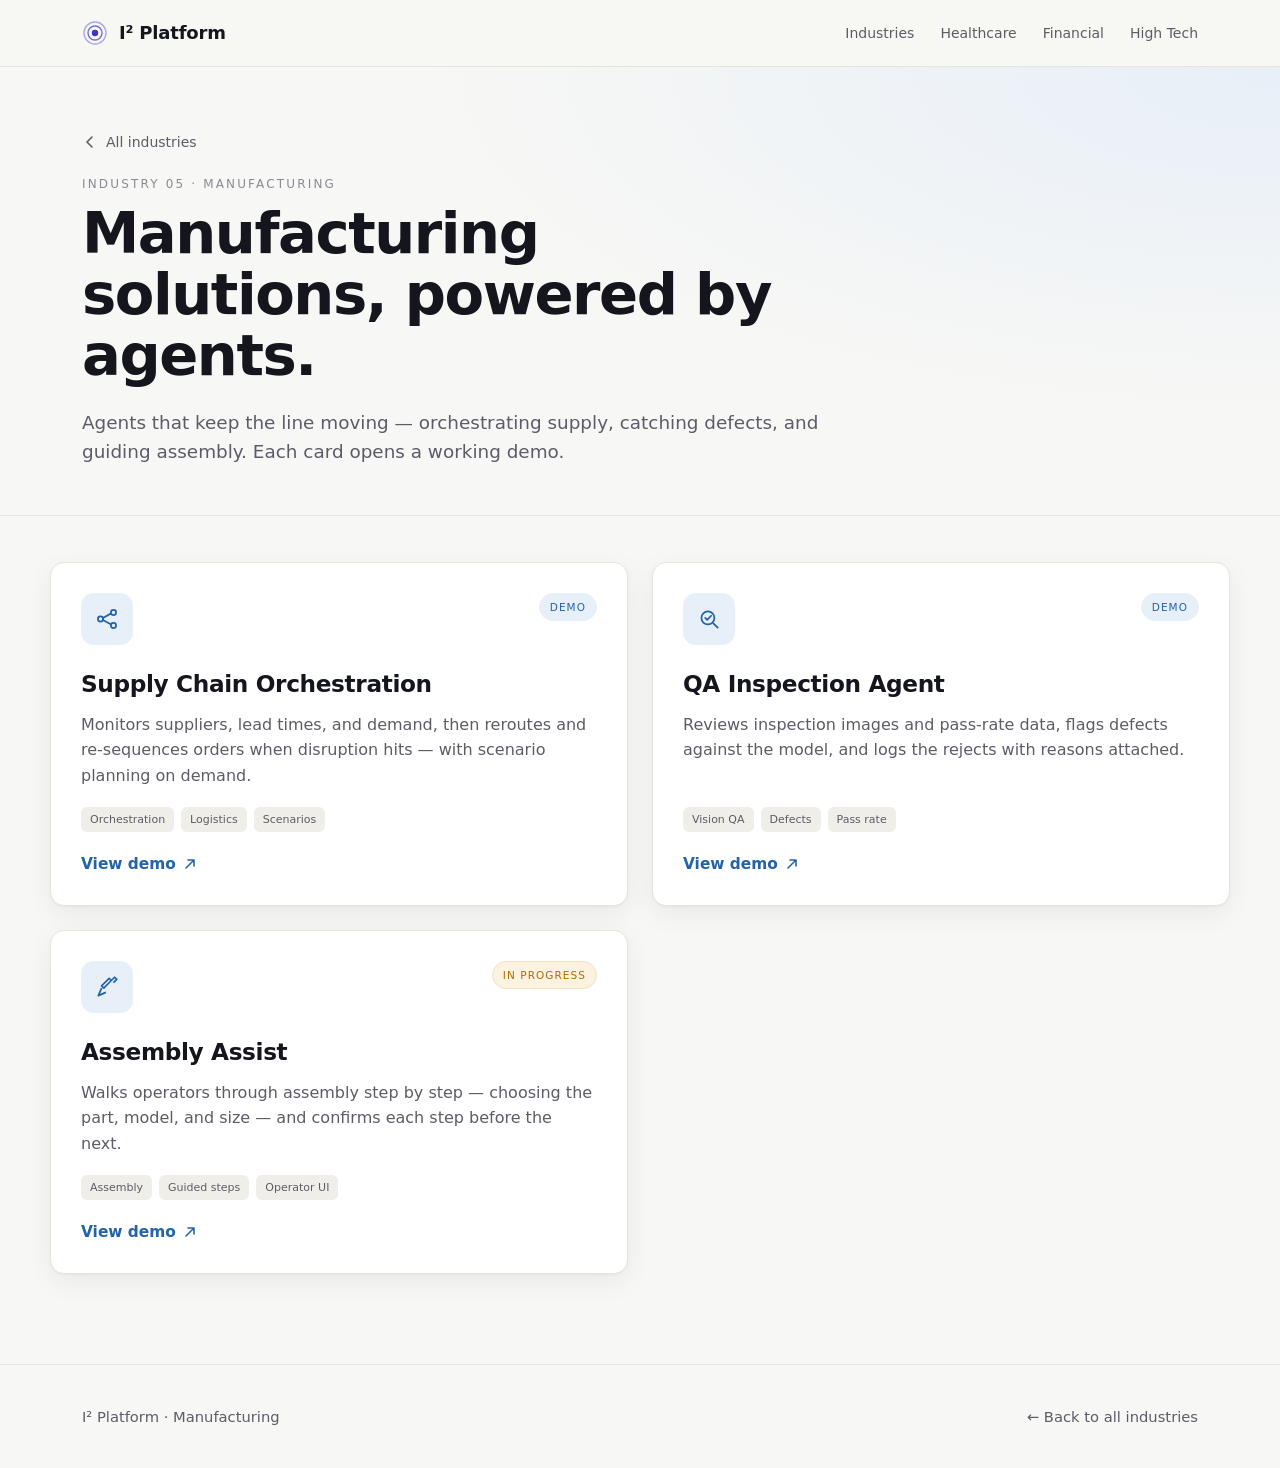
<file: manufacturing.html>
<!DOCTYPE html>
<!-- The solution cards below are starter examples. Swap titles, descriptions,
     statuses, chips, and the href="#" links for your real Manufacturing demos. -->
<html lang="en">
<head>
<meta charset="UTF-8">
<meta name="viewport" content="width=device-width, initial-scale=1.0">
<title>Manufacturing — Agentic Solutions | I² Platform</title>
<meta name="description" content="Agentic AI solutions for manufacturing: supply chain, QA inspection, and assembly assist.">
<link rel="stylesheet" href="assets/styles.css">
</head>
<body style="--accent:#2563A8;--accent-soft:#E7EFF8;">

<header class="nav">
  <div class="wrap nav-inner">
    <a class="brand" href="index.html" aria-label="I² Platform home">
      <svg class="node" width="26" height="26" viewBox="0 0 26 26" fill="none" aria-hidden="true">
        <circle class="r2" cx="13" cy="13" r="11" stroke="#3B36C9" stroke-width="1.4" opacity=".4"/>
        <circle class="r1" cx="13" cy="13" r="7" stroke="#3B36C9" stroke-width="1.4" opacity=".7"/>
        <circle cx="13" cy="13" r="3.2" fill="#3B36C9"/>
      </svg>
      I² Platform
    </a>
    <nav class="nav-links">
      <a href="index.html#industries">Industries</a>
      <a href="healthcare.html">Healthcare</a>
      <a href="financial-services.html">Financial</a>
      <a href="high-tech.html">High Tech</a>
    </nav>
  </div>
</header>

<section class="ihero">
  <div class="wrap">
    <a class="crumb" href="index.html">
      <svg width="16" height="16" viewBox="0 0 16 16" fill="none"><path d="M10 3 5 8l5 5" stroke="currentColor" stroke-width="1.6" stroke-linecap="round" stroke-linejoin="round"/></svg>
      All industries
    </a>
    <p class="eyebrow">Industry 05 · Manufacturing</p>
    <h1>Manufacturing solutions, powered by agents.</h1>
    <p class="intro">Agents that keep the line moving — orchestrating supply, catching defects, and guiding assembly. Each card opens a working demo.</p>
  </div>
</section>

<section class="wrap section">
  <div class="grid-sol">

    <div class="scard">
      <div class="top">
        <div class="icon"><svg viewBox="0 0 24 24" fill="none"><circle cx="6" cy="12" r="2.4" stroke="currentColor" stroke-width="1.6"/><circle cx="18" cy="6" r="2.4" stroke="currentColor" stroke-width="1.6"/><circle cx="18" cy="18" r="2.4" stroke="currentColor" stroke-width="1.6"/><path d="M8.2 11 15.8 6.8M8.2 13l7.6 4" stroke="currentColor" stroke-width="1.6" stroke-linecap="round"/></svg></div>
        <span class="status demo">Demo</span>
      </div>
      <h3>Supply Chain Orchestration</h3>
      <p>Monitors suppliers, lead times, and demand, then reroutes and re-sequences orders when disruption hits — with scenario planning on demand.</p>
      <div class="stack"><span class="chip">Orchestration</span><span class="chip">Logistics</span><span class="chip">Scenarios</span></div>
      <a class="more" href="#">View demo <svg width="14" height="14" viewBox="0 0 14 14" fill="none"><path d="M3 11 11 3M5 3h6v6" stroke="currentColor" stroke-width="1.6" stroke-linecap="round" stroke-linejoin="round"/></svg></a>
    </div>

    <div class="scard">
      <div class="top">
        <div class="icon"><svg viewBox="0 0 24 24" fill="none"><circle cx="11" cy="11" r="6" stroke="currentColor" stroke-width="1.6"/><path d="m20 20-4-4" stroke="currentColor" stroke-width="1.6" stroke-linecap="round"/><path d="m8.5 11 1.8 1.8L14 9" stroke="currentColor" stroke-width="1.6" stroke-linecap="round" stroke-linejoin="round"/></svg></div>
        <span class="status demo">Demo</span>
      </div>
      <h3>QA Inspection Agent</h3>
      <p>Reviews inspection images and pass-rate data, flags defects against the model, and logs the rejects with reasons attached.</p>
      <div class="stack"><span class="chip">Vision QA</span><span class="chip">Defects</span><span class="chip">Pass rate</span></div>
      <a class="more" href="#">View demo <svg width="14" height="14" viewBox="0 0 14 14" fill="none"><path d="M3 11 11 3M5 3h6v6" stroke="currentColor" stroke-width="1.6" stroke-linecap="round" stroke-linejoin="round"/></svg></a>
    </div>

    <div class="scard">
      <div class="top">
        <div class="icon"><svg viewBox="0 0 24 24" fill="none"><path d="M14 4l2 2-7 7-2-2z" stroke="currentColor" stroke-width="1.6" stroke-linejoin="round"/><path d="m16 6 3-3 2 2-3 3M7 13l-3 7 7-3" stroke="currentColor" stroke-width="1.6" stroke-linejoin="round"/></svg></div>
        <span class="status wip">In progress</span>
      </div>
      <h3>Assembly Assist</h3>
      <p>Walks operators through assembly step by step — choosing the part, model, and size — and confirms each step before the next.</p>
      <div class="stack"><span class="chip">Assembly</span><span class="chip">Guided steps</span><span class="chip">Operator UI</span></div>
      <a class="more" href="#">View demo <svg width="14" height="14" viewBox="0 0 14 14" fill="none"><path d="M3 11 11 3M5 3h6v6" stroke="currentColor" stroke-width="1.6" stroke-linecap="round" stroke-linejoin="round"/></svg></a>
    </div>

  </div>
</section>

<footer class="foot">
  <div class="wrap foot-inner">
    <span>I² Platform · Manufacturing</span>
    <span><a href="index.html">← Back to all industries</a></span>
  </div>
</footer>

</body>
</html>
</file>
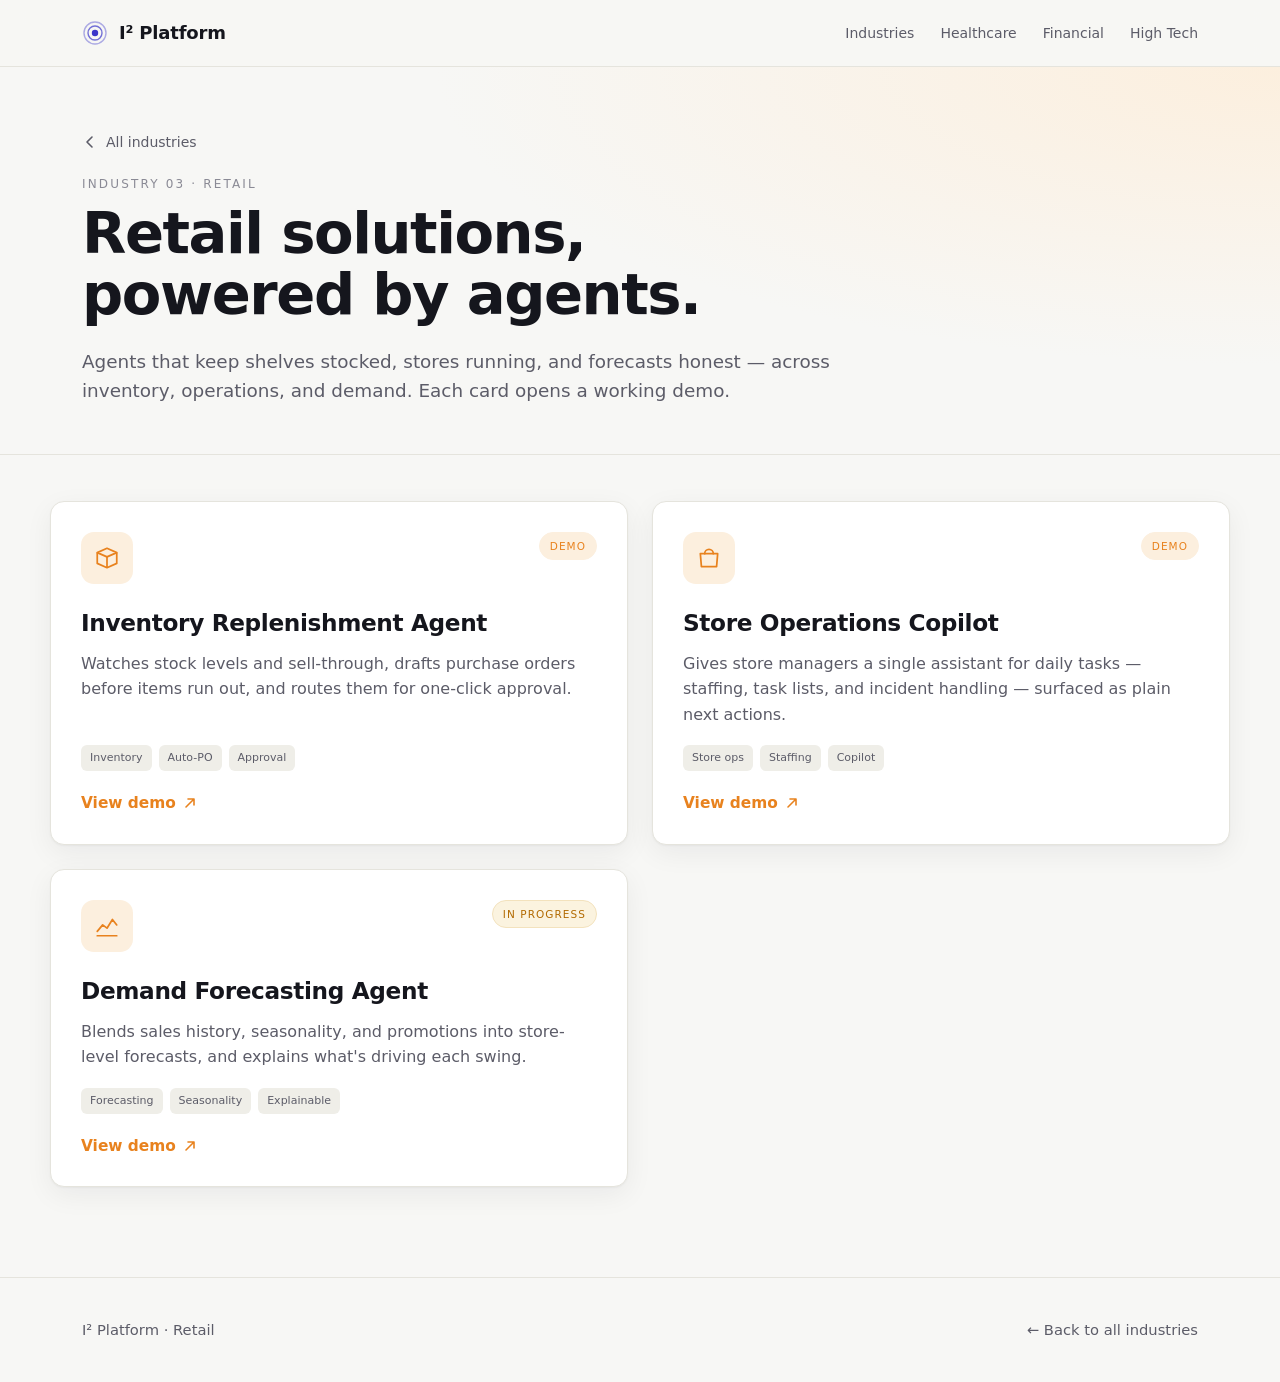
<file: retail.html>
<!DOCTYPE html>
<!-- The solution cards below are starter examples. Swap titles, descriptions,
     statuses, chips, and the href="#" links for your real Retail demos. -->
<html lang="en">
<head>
<meta charset="UTF-8">
<meta name="viewport" content="width=device-width, initial-scale=1.0">
<title>Retail — Agentic Solutions | I² Platform</title>
<meta name="description" content="Agentic AI solutions for retail: inventory, store operations, and demand forecasting.">
<link rel="stylesheet" href="assets/styles.css">
</head>
<body style="--accent:#E8821E;--accent-soft:#FCEFDE;">

<header class="nav">
  <div class="wrap nav-inner">
    <a class="brand" href="index.html" aria-label="I² Platform home">
      <svg class="node" width="26" height="26" viewBox="0 0 26 26" fill="none" aria-hidden="true">
        <circle class="r2" cx="13" cy="13" r="11" stroke="#3B36C9" stroke-width="1.4" opacity=".4"/>
        <circle class="r1" cx="13" cy="13" r="7" stroke="#3B36C9" stroke-width="1.4" opacity=".7"/>
        <circle cx="13" cy="13" r="3.2" fill="#3B36C9"/>
      </svg>
      I² Platform
    </a>
    <nav class="nav-links">
      <a href="index.html#industries">Industries</a>
      <a href="healthcare.html">Healthcare</a>
      <a href="financial-services.html">Financial</a>
      <a href="high-tech.html">High Tech</a>
    </nav>
  </div>
</header>

<section class="ihero">
  <div class="wrap">
    <a class="crumb" href="index.html">
      <svg width="16" height="16" viewBox="0 0 16 16" fill="none"><path d="M10 3 5 8l5 5" stroke="currentColor" stroke-width="1.6" stroke-linecap="round" stroke-linejoin="round"/></svg>
      All industries
    </a>
    <p class="eyebrow">Industry 03 · Retail</p>
    <h1>Retail solutions, powered by agents.</h1>
    <p class="intro">Agents that keep shelves stocked, stores running, and forecasts honest — across inventory, operations, and demand. Each card opens a working demo.</p>
  </div>
</section>

<section class="wrap section">
  <div class="grid-sol">

    <div class="scard">
      <div class="top">
        <div class="icon"><svg viewBox="0 0 24 24" fill="none"><path d="M3 7l9-4 9 4-9 4z" stroke="currentColor" stroke-width="1.6" stroke-linejoin="round"/><path d="M3 7v10l9 4 9-4V7M12 11v10" stroke="currentColor" stroke-width="1.6" stroke-linejoin="round"/></svg></div>
        <span class="status demo">Demo</span>
      </div>
      <h3>Inventory Replenishment Agent</h3>
      <p>Watches stock levels and sell-through, drafts purchase orders before items run out, and routes them for one-click approval.</p>
      <div class="stack"><span class="chip">Inventory</span><span class="chip">Auto-PO</span><span class="chip">Approval</span></div>
      <a class="more" href="#">View demo <svg width="14" height="14" viewBox="0 0 14 14" fill="none"><path d="M3 11 11 3M5 3h6v6" stroke="currentColor" stroke-width="1.6" stroke-linecap="round" stroke-linejoin="round"/></svg></a>
    </div>

    <div class="scard">
      <div class="top">
        <div class="icon"><svg viewBox="0 0 24 24" fill="none"><path d="M4 8h16l-1 12H5z" stroke="currentColor" stroke-width="1.6" stroke-linejoin="round"/><path d="M8 8a4 4 0 0 1 8 0" stroke="currentColor" stroke-width="1.6" stroke-linecap="round"/></svg></div>
        <span class="status demo">Demo</span>
      </div>
      <h3>Store Operations Copilot</h3>
      <p>Gives store managers a single assistant for daily tasks — staffing, task lists, and incident handling — surfaced as plain next actions.</p>
      <div class="stack"><span class="chip">Store ops</span><span class="chip">Staffing</span><span class="chip">Copilot</span></div>
      <a class="more" href="#">View demo <svg width="14" height="14" viewBox="0 0 14 14" fill="none"><path d="M3 11 11 3M5 3h6v6" stroke="currentColor" stroke-width="1.6" stroke-linecap="round" stroke-linejoin="round"/></svg></a>
    </div>

    <div class="scard">
      <div class="top">
        <div class="icon"><svg viewBox="0 0 24 24" fill="none"><path d="M3 17l5-6 4 3 5-8 4 5" stroke="currentColor" stroke-width="1.6" stroke-linecap="round" stroke-linejoin="round"/><path d="M3 21h18" stroke="currentColor" stroke-width="1.6" stroke-linecap="round"/></svg></div>
        <span class="status wip">In progress</span>
      </div>
      <h3>Demand Forecasting Agent</h3>
      <p>Blends sales history, seasonality, and promotions into store-level forecasts, and explains what's driving each swing.</p>
      <div class="stack"><span class="chip">Forecasting</span><span class="chip">Seasonality</span><span class="chip">Explainable</span></div>
      <a class="more" href="#">View demo <svg width="14" height="14" viewBox="0 0 14 14" fill="none"><path d="M3 11 11 3M5 3h6v6" stroke="currentColor" stroke-width="1.6" stroke-linecap="round" stroke-linejoin="round"/></svg></a>
    </div>

  </div>
</section>

<footer class="foot">
  <div class="wrap foot-inner">
    <span>I² Platform · Retail</span>
    <span><a href="index.html">← Back to all industries</a></span>
  </div>
</footer>

</body>
</html>
</file>
<file: assets/styles.css>
/* ============================================================
   Agentic Demo Showcase — shared styles
   Display: Space Grotesk · Body: Inter · Labels: IBM Plex Mono
   ============================================================ */

:root {
  --paper:      #F7F7F5;
  --paper-2:    #FFFFFF;
  --ink:        #15161D;
  --slate:      #5C5C68;
  --slate-2:    #8A8A95;
  --line:       #E5E4DD;
  --line-2:     #EFEEE8;
  --brand:      #3B36C9;
  --brand-deep: #2A2699;
  --signal:     #FF5C39;

  /* per-page industry accent — overridden inline on each industry page */
  --accent:     #3B36C9;
  --accent-soft:#ECEBFB;

  --radius:     14px;
  --radius-sm:  10px;
  --shadow:     0 1px 2px rgba(21,22,29,.04), 0 8px 28px rgba(21,22,29,.06);
  --shadow-lift:0 2px 6px rgba(21,22,29,.06), 0 18px 48px rgba(21,22,29,.12);
  --maxw:       1180px;
}

* { box-sizing: border-box; }

html { scroll-behavior: smooth; }

body {
  margin: 0;
  background: var(--paper);
  color: var(--ink);
  font-family: Calibri, Carlito, Candara, "Segoe UI", system-ui, -apple-system, sans-serif;
  font-size: 17px;
  line-height: 1.6;
  -webkit-font-smoothing: antialiased;
  text-rendering: optimizeLegibility;
}

img { max-width: 100%; display: block; }
a { color: inherit; }

.wrap {
  max-width: var(--maxw);
  margin: 0 auto;
  padding: 0 32px;
}

/* ---------- Eyebrow / mono labels ---------- */
.eyebrow {
  font-family: Calibri, Carlito, Candara, "Segoe UI", system-ui, -apple-system, sans-serif;
  font-size: 12px;
  letter-spacing: .18em;
  text-transform: uppercase;
  color: var(--slate-2);
  margin: 0;
}

/* ---------- Top nav ---------- */
.nav {
  position: sticky;
  top: 0;
  z-index: 50;
  background: rgba(247,247,245,.82);
  backdrop-filter: saturate(180%) blur(12px);
  border-bottom: 1px solid var(--line);
}
.nav-inner {
  display: flex;
  align-items: center;
  justify-content: space-between;
  height: 66px;
}
.brand {
  display: flex;
  align-items: center;
  gap: 11px;
  text-decoration: none;
  color: var(--ink);
  font-family: Calibri, Carlito, Candara, "Segoe UI", system-ui, -apple-system, sans-serif;
  font-weight: 600;
  letter-spacing: -.01em;
  font-size: 18px;
}
.brand .node { flex: 0 0 auto; }
.nav-links { display: flex; gap: 26px; align-items: center; }
.nav-links a {
  text-decoration: none;
  color: var(--slate);
  font-size: 14px;
  font-weight: 500;
  transition: color .15s ease;
}
.nav-links a:hover { color: var(--ink); }
.nav-links a.is-active { color: var(--ink); }

/* ---------- Hero ---------- */
.hero { padding: 78px 0 30px; }
.hero h1 {
  font-family: Calibri, Carlito, Candara, "Segoe UI", system-ui, -apple-system, sans-serif;
  font-weight: 600;
  letter-spacing: -.025em;
  line-height: 1.04;
  font-size: clamp(2.5rem, 5.5vw, 4.1rem);
  margin: 16px 0 0;
  max-width: 16ch;
}
.hero .lede {
  margin: 22px 0 0;
  max-width: 60ch;
  font-size: 1.18rem;
  color: var(--slate);
}
.hero-meta {
  display: flex;
  flex-wrap: wrap;
  gap: 10px 26px;
  margin-top: 30px;
}
.hero-meta .stat .n {
  font-family: Calibri, Carlito, Candara, "Segoe UI", system-ui, -apple-system, sans-serif;
  font-size: 1.5rem;
  font-weight: 600;
}
.hero-meta .stat .l {
  font-family: Calibri, Carlito, Candara, "Segoe UI", system-ui, -apple-system, sans-serif;
  font-size: 11px;
  letter-spacing: .12em;
  text-transform: uppercase;
  color: var(--slate-2);
}

/* ---------- Section header ---------- */
.section { padding: 46px 0 90px; }
.section-head {
  display: flex;
  align-items: flex-end;
  justify-content: space-between;
  gap: 20px;
  margin-bottom: 34px;
}
.section-head h2 {
  font-family: Calibri, Carlito, Candara, "Segoe UI", system-ui, -apple-system, sans-serif;
  font-weight: 600;
  letter-spacing: -.02em;
  font-size: clamp(1.7rem, 3vw, 2.3rem);
  margin: 10px 0 0;
}

/* ---------- Industry grid (home) ---------- */
.grid-ind {
  display: grid;
  grid-template-columns: repeat(4, 1fr);
  gap: 26px;
}
.icard {
  display: flex;
  flex-direction: column;
  background: var(--paper-2);
  border: 1px solid var(--line);
  border-radius: var(--radius);
  overflow: hidden;
  text-decoration: none;
  color: inherit;
  box-shadow: var(--shadow);
  transition: transform .22s ease, box-shadow .22s ease, border-color .22s ease;
}
.icard:hover {
  transform: translateY(-4px);
  box-shadow: var(--shadow-lift);
  border-color: var(--ic, var(--brand));
}
.icard:focus-visible {
  outline: 3px solid var(--ic, var(--brand));
  outline-offset: 3px;
}
.icard .thumb {
  aspect-ratio: 16 / 10;
  width: 100%;
  background: var(--ic-soft, #eee);
  border-bottom: 1px solid var(--line);
}
.icard .thumb svg { width: 100%; height: 100%; display: block; }
.icard .body { padding: 20px 22px 24px; display: flex; flex-direction: column; flex: 1; }
.icard .tag {
  font-family: Calibri, Carlito, Candara, "Segoe UI", system-ui, -apple-system, sans-serif;
  font-size: 11px;
  letter-spacing: .12em;
  text-transform: uppercase;
  color: var(--ic, var(--brand));
}
.icard h3 {
  font-family: Calibri, Carlito, Candara, "Segoe UI", system-ui, -apple-system, sans-serif;
  font-weight: 600;
  font-size: 1.32rem;
  letter-spacing: -.01em;
  margin: 8px 0 0;
}
.icard p { color: var(--slate); font-size: .98rem; margin: 9px 0 0; flex: 1; }
.icard .more {
  margin-top: 18px;
  display: inline-flex;
  align-items: center;
  gap: 7px;
  font-weight: 600;
  font-size: .95rem;
  color: var(--ic, var(--brand));
}
.icard .more svg { transition: transform .2s ease; }
.icard:hover .more svg { transform: translate(3px, -3px); }

/* ---------- Solution grid (industry pages) ---------- */
.grid-sol {
  display: grid;
  grid-template-columns: repeat(2, 1fr);
  gap: 24px;
}
.scard {
  position: relative;
  background: var(--paper-2);
  border: 1px solid var(--line);
  border-radius: var(--radius);
  padding: 30px 30px 28px;
  box-shadow: var(--shadow);
  transition: transform .22s ease, box-shadow .22s ease, border-color .22s ease;
  display: flex;
  flex-direction: column;
}
.scard::before {
  content: "";
  position: absolute;
  left: 0; top: 22px; bottom: 22px;
  width: 3px;
  border-radius: 0 3px 3px 0;
  background: var(--accent);
  opacity: 0;
  transition: opacity .22s ease;
}
.scard:hover { transform: translateY(-3px); box-shadow: var(--shadow-lift); border-color: var(--accent); }
.scard:hover::before { opacity: 1; }
.scard .top { display: flex; align-items: flex-start; justify-content: space-between; gap: 14px; }
.scard .icon {
  width: 52px; height: 52px;
  border-radius: 13px;
  background: var(--accent-soft);
  color: var(--accent);
  display: grid; place-items: center;
  flex: 0 0 auto;
}
.scard .icon svg { width: 26px; height: 26px; }
.status {
  font-family: Calibri, Carlito, Candara, "Segoe UI", system-ui, -apple-system, sans-serif;
  font-size: 10.5px;
  letter-spacing: .1em;
  text-transform: uppercase;
  padding: 5px 10px;
  border-radius: 999px;
  border: 1px solid var(--line);
  color: var(--slate);
  white-space: nowrap;
  height: fit-content;
}
.status.live   { color: #0E8A5F; border-color: #Bfe7d6; background: #EBF8F1; }
.status.demo   { color: var(--accent); border-color: var(--accent-soft); background: var(--accent-soft); }
.status.wip    { color: #B26A00; border-color: #F3E2BD; background: #FBF3DF; }
.scard h3 {
  font-family: Calibri, Carlito, Candara, "Segoe UI", system-ui, -apple-system, sans-serif;
  font-weight: 600;
  font-size: 1.45rem;
  letter-spacing: -.015em;
  margin: 20px 0 0;
}
.scard p { color: var(--slate); margin: 10px 0 0; font-size: 1rem; flex: 1; }
.scard .stack {
  display: flex; flex-wrap: wrap; gap: 7px;
  margin: 18px 0 0;
}
.chip {
  font-family: Calibri, Carlito, Candara, "Segoe UI", system-ui, -apple-system, sans-serif;
  font-size: 11px;
  color: var(--slate);
  background: var(--line-2);
  border-radius: 6px;
  padding: 4px 9px;
}
.scard .more {
  margin-top: 20px;
  display: inline-flex; align-items: center; gap: 7px;
  font-weight: 600; font-size: .96rem;
  color: var(--accent);
  text-decoration: none;
}
.scard .more svg { transition: transform .2s ease; }
.scard .more:hover svg { transform: translate(3px,-3px); }

/* ---------- Industry hero band ---------- */
.ihero {
  padding: 64px 0 8px;
  border-bottom: 1px solid var(--line);
  background:
    radial-gradient(120% 140% at 100% 0%, var(--accent-soft) 0%, transparent 55%);
}
.ihero .crumb {
  display: inline-flex; align-items: center; gap: 8px;
  text-decoration: none; color: var(--slate);
  font-size: 14px; font-weight: 500;
  margin-bottom: 22px;
}
.ihero .crumb:hover { color: var(--ink); }
.ihero h1 {
  font-family: Calibri, Carlito, Candara, "Segoe UI", system-ui, -apple-system, sans-serif;
  font-weight: 600;
  letter-spacing: -.025em;
  line-height: 1.06;
  font-size: clamp(2.3rem, 5vw, 3.6rem);
  margin: 8px 0 0;
  max-width: 18ch;
}
.ihero .intro {
  margin: 22px 0 40px;
  max-width: 64ch;
  font-size: 1.15rem;
  color: var(--slate);
}

/* ---------- Footer ---------- */
.foot {
  border-top: 1px solid var(--line);
  padding: 40px 0;
  color: var(--slate);
  font-size: .92rem;
}
.foot-inner { display: flex; flex-wrap: wrap; gap: 14px 28px; align-items: center; justify-content: space-between; }
.foot a { color: var(--slate); text-decoration: none; }
.foot a:hover { color: var(--ink); }

/* ---------- agent-node glyph pulse ---------- */
.node circle.r1 { transform-origin: center; animation: pulse 3.4s ease-in-out infinite; }
.node circle.r2 { transform-origin: center; animation: pulse 3.4s ease-in-out infinite .6s; }
@keyframes pulse {
  0%, 100% { opacity: .9; }
  50% { opacity: .35; }
}

/* ---------- Responsive ---------- */
@media (max-width: 980px) {
  .grid-ind { grid-template-columns: repeat(2, 1fr); }
}
@media (max-width: 760px) {
  body { font-size: 16px; }
  .wrap { padding: 0 20px; }
  .grid-sol { grid-template-columns: 1fr; }
  .nav-links a:not(.brand) { display: none; }
  .section-head { flex-direction: column; align-items: flex-start; }
  .hero { padding: 54px 0 18px; }
}
@media (max-width: 520px) {
  .grid-ind { grid-template-columns: 1fr; }
}

@media (prefers-reduced-motion: reduce) {
  * { animation: none !important; scroll-behavior: auto; transition: none !important; }
}
</file>
